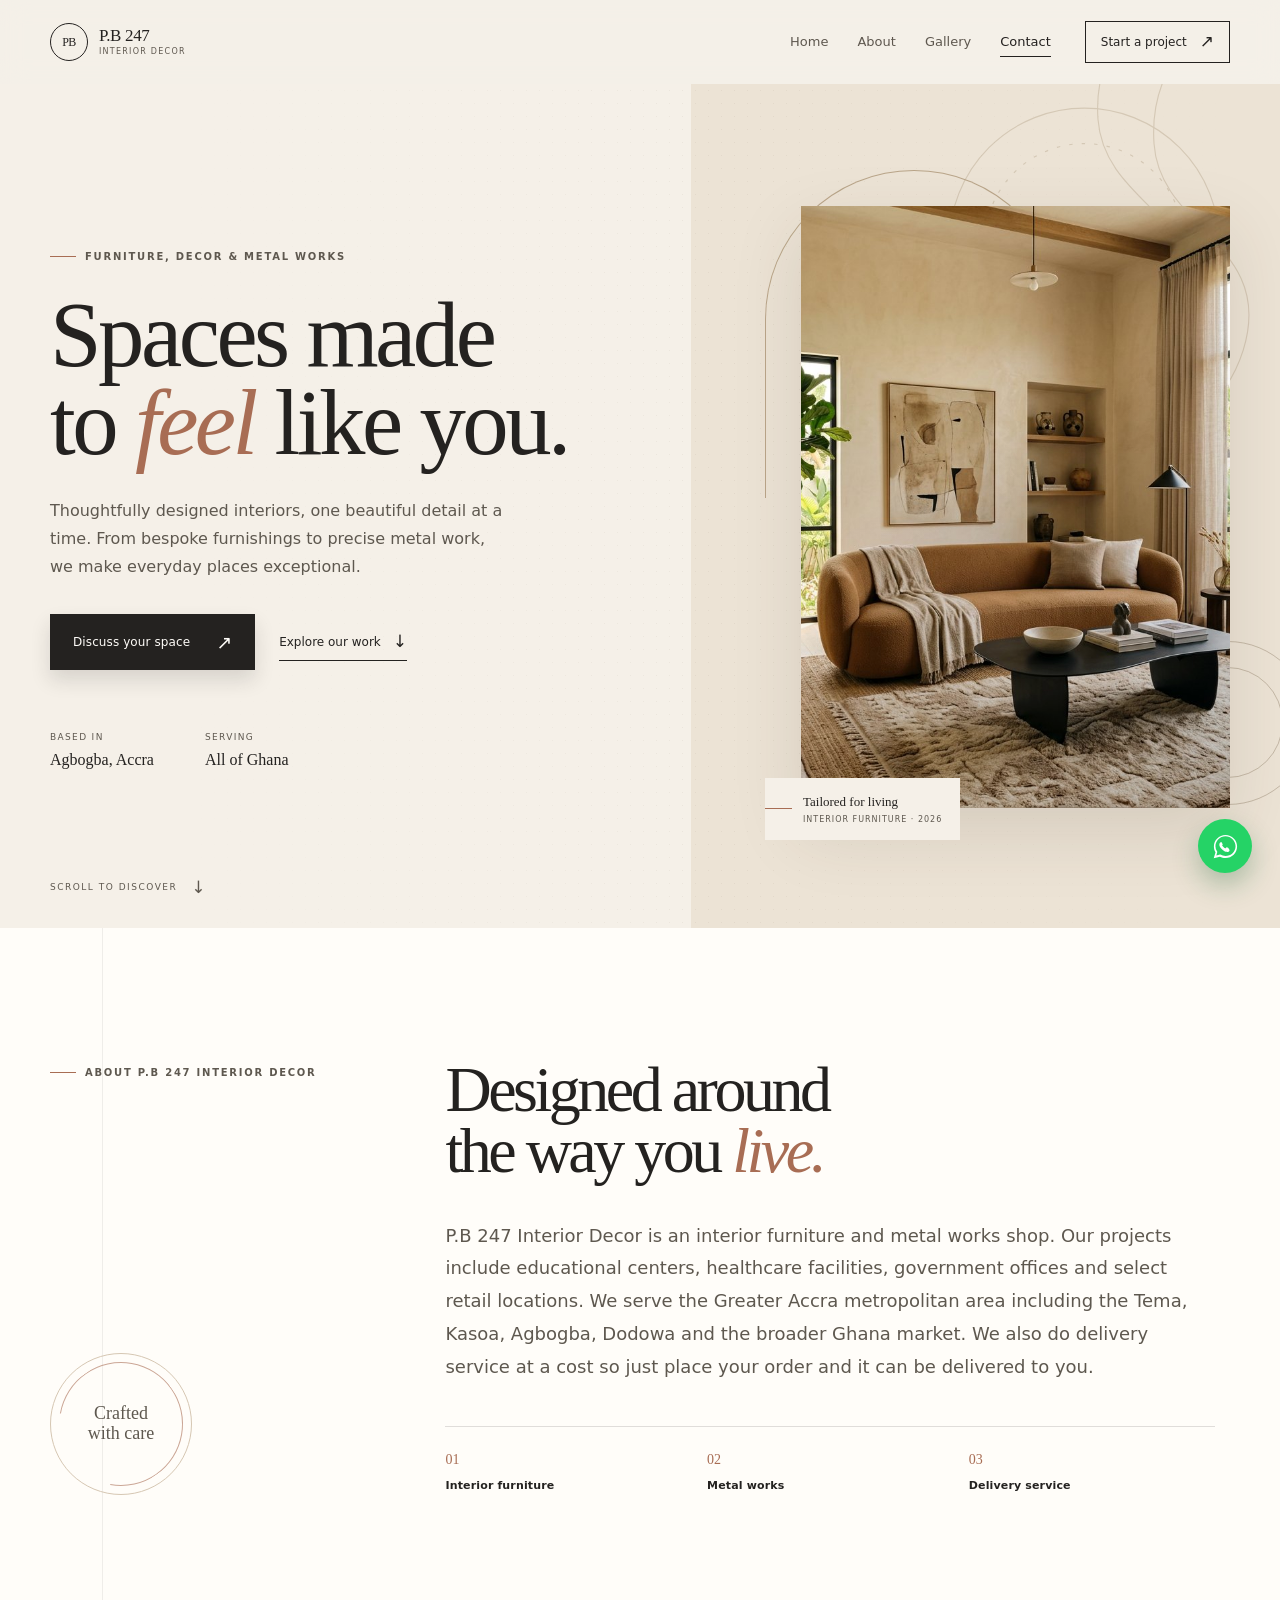
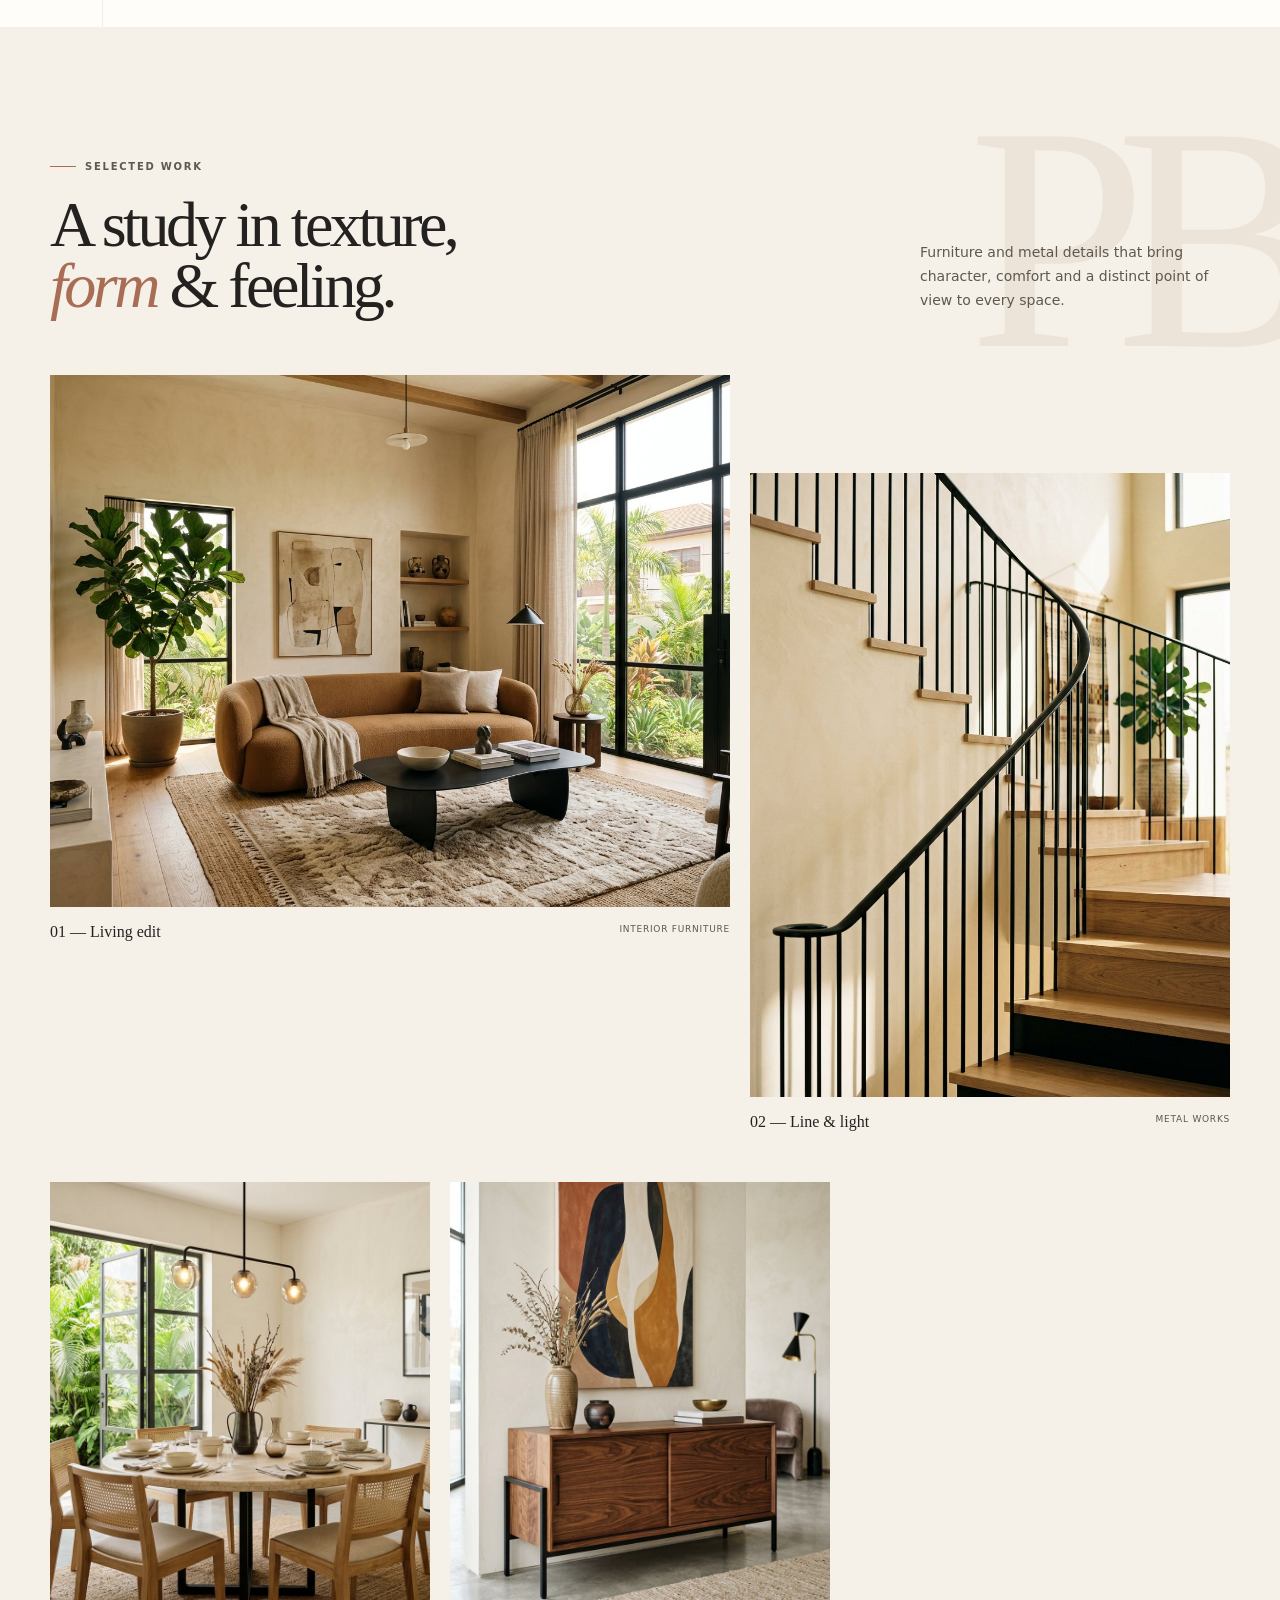
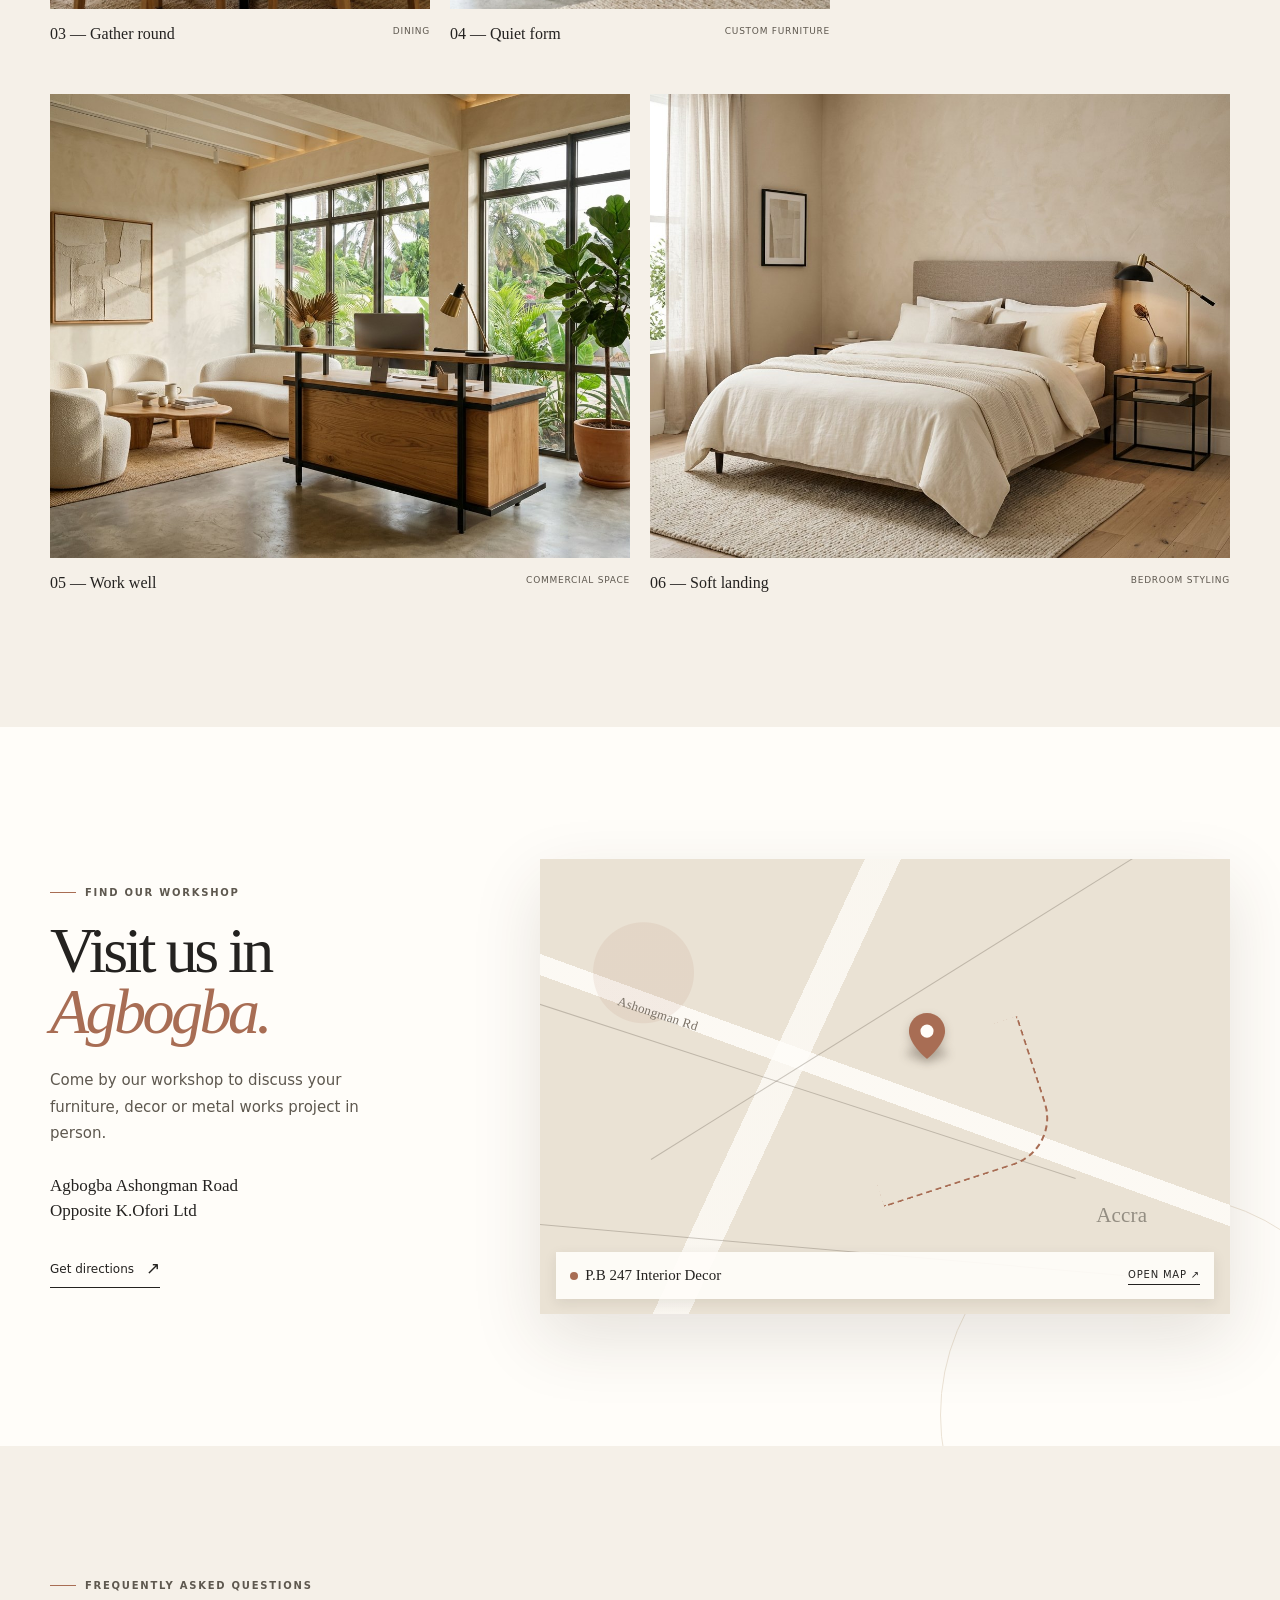
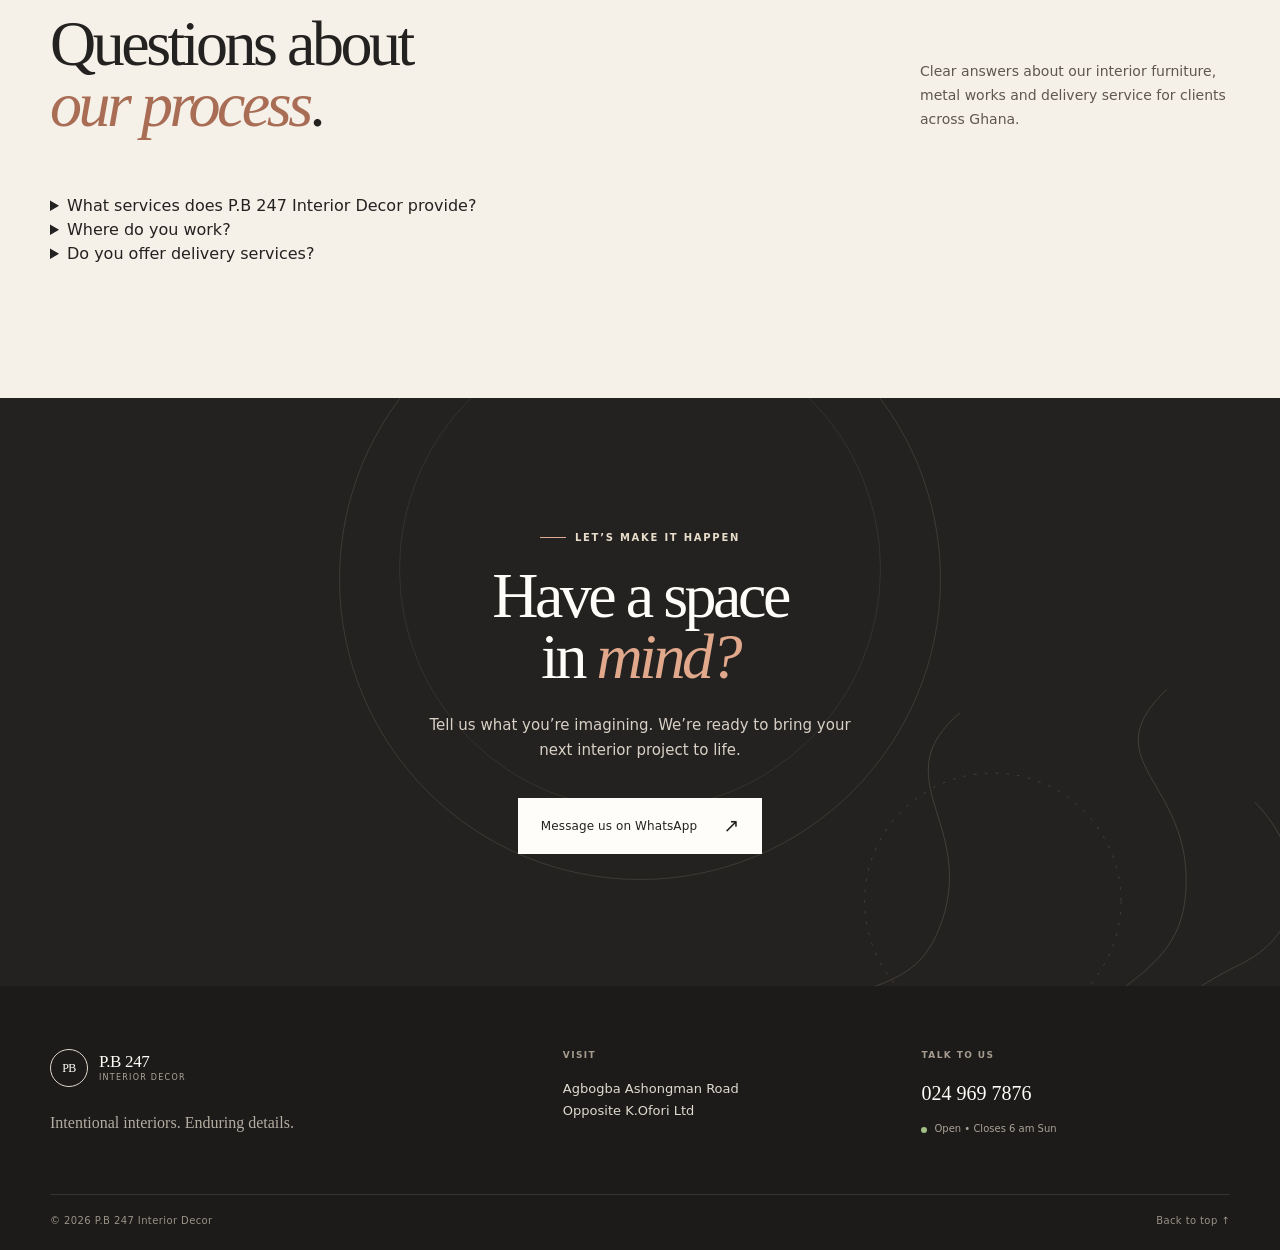
<file: index.html>
<!DOCTYPE html>
<html lang="en">
<head>
  <meta charset="UTF-8" />
  <meta name="viewport" content="width=device-width, initial-scale=1.0" />
  <meta name="description" content="P.B 247 Interior Decor offers bespoke interior furniture, metal works and delivery services across Greater Accra, Tema, Kasoa, Agbogba and the rest of Ghana." />
  <meta name="robots" content="index,follow,max-image-preview:large,max-snippet:-1,max-video-preview:-1" />
  <meta name="theme-color" content="#f5efe6" />
  <meta name="google-site-verification" content="google-site-verification-code" />
  <meta property="og:title" content="P.B 247 Interior Decor | Interior Furniture & Metal Works in Ghana" />
  <meta property="og:description" content="Premium interior furniture and metal works for schools, healthcare, government offices and retail spaces across Greater Accra." />
  <meta property="og:type" content="website" />
  <meta property="og:url" content="https://pb247interiordecor.com/" />
  <meta property="og:image" content="https://pb247interiordecor.com/assets/gallery-1.jpg" />
  <meta name="twitter:card" content="summary_large_image" />
  <meta name="twitter:title" content="P.B 247 Interior Decor | Interior Furniture & Metal Works" />
  <meta name="twitter:description" content="Bespoke interior furniture and metal works for homes, offices and commercial spaces in Greater Accra." />
  <meta name="twitter:image" content="https://pb247interiordecor.com/assets/gallery-1.jpg" />
  <link rel="canonical" href="https://pb247interiordecor.com/" />
  <link rel="stylesheet" href="style.css" />
  <title>P.B 247 Interior Decor | Interior Furniture & Metal Works in Ghana</title>
  <script async src="https://www.googletagmanager.com/gtag/js?id=G-XXXXXXXXXX"></script>
  <script>
    window.dataLayer = window.dataLayer || [];
    function gtag(){dataLayer.push(arguments);} 
    gtag('js', new Date());
    gtag('config', 'G-XXXXXXXXXX');
  </script>
  <script type="application/ld+json">
  {
    "@context": "https://schema.org",
    "@graph": [
      {
        "@type": "Organization",
        "name": "P.B 247 Interior Decor",
        "url": "https://pb247interiordecor.com/",
        "telephone": "+233249697876",
        "address": {
          "@type": "PostalAddress",
          "streetAddress": "Agbogba Ashongman Road, Opposite K.Ofori Ltd",
          "addressLocality": "Agbogba",
          "addressRegion": "Greater Accra",
          "addressCountry": "GH"
        },
        "sameAs": ["https://wa.me/233249697876"]
      },
      {
        "@type": "LocalBusiness",
        "name": "P.B 247 Interior Decor",
        "image": "https://pb247interiordecor.com/assets/gallery-1.jpg",
        "telephone": "+233249697876",
        "url": "https://pb247interiordecor.com/",
        "priceRange": "$",
        "address": {
          "@type": "PostalAddress",
          "streetAddress": "Agbogba Ashongman Road, Opposite K.Ofori Ltd",
          "addressLocality": "Agbogba",
          "addressRegion": "Greater Accra",
          "addressCountry": "GH"
        },
        "geo": {
          "@type": "GeoCoordinates",
          "latitude": "5.6908428",
          "longitude": "-0.2331369"
        },
        "description": "Interior furniture and metal works contractor serving government, education, healthcare and retail sectors across Greater Accra and Ghana.",
        "openingHoursSpecification": [{"@type":"OpeningHoursSpecification","dayOfWeek":"Sunday","opens":"00:00","closes":"06:00"}]
      },
      {
        "@type": "WebSite",
        "name": "P.B 247 Interior Decor",
        "url": "https://pb247interiordecor.com/",
        "potentialAction": {
          "@type": "SearchAction",
          "target": "https://pb247interiordecor.com/#gallery",
          "query-input": "required name=search_term_string"
        }
      },
      {
        "@type": "FAQPage",
        "mainEntity": [
          {
            "@type": "Question",
            "name": "What services does P.B 247 Interior Decor provide?",
            "acceptedAnswer": {"@type": "Answer", "text": "We design and build interior furniture, metal works and delivery services for educational, healthcare, government and commercial projects across Greater Accra and Ghana."}
          },
          {
            "@type": "Question",
            "name": "Where is P.B 247 Interior Decor located?",
            "acceptedAnswer": {"@type": "Answer", "text": "We are based on Agbogba Ashongman Road, opposite K.Ofori Ltd and serve Greater Accra, Tema, Kasoa, Agbogba, Dodowa and the wider Ghana market."}
          },
          {
            "@type": "Question",
            "name": "Can P.B 247 Interior Decor deliver orders?",
            "acceptedAnswer": {"@type": "Answer", "text": "Yes. Delivery is available at an additional cost, and we can arrange delivery to your preferred location after you place your order."}
          }
        ]
      }
    ]
  }
  </script>
  <style>
/* --------------------------------------------------
   P.B 247 INTERIOR DECOR — visual system
   -------------------------------------------------- */
:root {
  --ink: #242220;
  --ink-soft: #5e584f;
  --cream: #f5f0e8;
  --cream-deep: #ece3d5;
  --sand: #d6c7b3;
  --clay: #a86d54;
  --white: #fffdf9;
  --line: rgba(36, 34, 32, 0.14);
  --serif: Georgia, 'Times New Roman', Times, serif;
  --sans: Inter, ui-sans-serif, system-ui, -apple-system, BlinkMacSystemFont, 'Segoe UI', sans-serif;
  --ease: cubic-bezier(.2, .65, .3, 1);
  --shadow: 0 25px 65px rgba(63, 48, 33, .13);
}

* { box-sizing: border-box; }
html { scroll-behavior: smooth; scroll-padding-top: 86px; }
body {
  margin: 0;
  background: var(--cream);
  color: var(--ink);
  font-family: var(--sans);
  font-size: 16px;
  line-height: 1.5;
  overflow-x: hidden;
}
a { color: inherit; text-decoration: none; }
img { display: block; width: 100%; }
button { font: inherit; }
address { font-style: normal; }

::selection { background: var(--clay); color: var(--white); }
.container { width: min(1180px, calc(100% - 64px)); margin: 0 auto; }
.section-pad { padding: 132px 0; }
.skip-link { position: fixed; z-index: 999; top: -100px; left: 20px; padding: 10px 15px; background: var(--ink); color: var(--white); border-radius: 4px; }
.skip-link:focus { top: 16px; }

/* Navigation */
.site-header {
  position: sticky;
  top: 0;
  z-index: 50;
  background: rgba(245, 240, 232, .82);
  border-bottom: 1px solid transparent;
  backdrop-filter: blur(14px);
  -webkit-backdrop-filter: blur(14px);
  transition: background .3s var(--ease), border-color .3s var(--ease), box-shadow .3s var(--ease);
}
.site-header.is-scrolled { background: rgba(255, 253, 249, .94); border-color: var(--line); box-shadow: 0 7px 22px rgba(36,34,32,.035); }
.nav-wrap { min-height: 83px; display: flex; align-items: center; justify-content: space-between; gap: 30px; }
.brand { display: inline-flex; align-items: center; gap: 11px; width: fit-content; }
.brand-mark { width: 38px; aspect-ratio: 1; display: grid; place-items: center; border: 1px solid var(--ink); border-radius: 50%; font-family: var(--serif); font-size: 12px; letter-spacing: -.5px; }
.brand-copy { display: grid; line-height: 1.04; gap: 3px; }
.brand-copy strong { font-family: var(--serif); font-weight: 500; font-size: 17px; letter-spacing: -.35px; }
.brand-copy small { color: var(--ink-soft); font-size: 8px; text-transform: uppercase; letter-spacing: 1.25px; }
.main-nav { display: flex; align-items: center; gap: 29px; }
.nav-link { position: relative; padding: 8px 0; color: var(--ink-soft); font-size: 13px; transition: color .25s var(--ease); }
.nav-link::after { content: ''; position: absolute; bottom: 2px; left: 0; width: 0; height: 1px; background: var(--ink); transition: width .25s var(--ease); }
.nav-link:hover, .nav-link.active { color: var(--ink); }
.nav-link:hover::after, .nav-link.active::after { width: 100%; }
.nav-cta { margin-left: 5px; display: inline-flex; align-items: center; gap: 13px; padding: 11px 15px; border: 1px solid var(--ink); font-size: 12px; transition: background .25s var(--ease), color .25s var(--ease); }
.nav-cta span { font-size: 17px; line-height: .5; }
.nav-cta:hover { background: var(--ink); color: var(--white); }
.menu-toggle { display: none; background: transparent; color: var(--ink); border: 0; padding: 10px 3px; cursor: pointer; }
.menu-toggle span { display: block; width: 25px; height: 1px; background: currentColor; margin: 6px 0; transition: transform .3s var(--ease); }

/* Shared type and controls */
.eyebrow { display: flex; align-items: center; gap: 9px; margin: 0 0 21px; color: var(--ink-soft); font-size: 10px; text-transform: uppercase; letter-spacing: 1.75px; font-weight: 700; }
.eyebrow > span { width: 26px; height: 1px; background: var(--clay); }
h1, h2 { margin: 0; font-family: var(--serif); font-weight: 400; letter-spacing: -3.5px; line-height: .95; }
h1 { font-size: clamp(4rem, 7.25vw, 7rem); }
h2 { font-size: clamp(3rem, 5vw, 5.45rem); }
em { color: var(--clay); font-style: italic; }
.button { display: inline-flex; align-items: center; justify-content: center; gap: 26px; min-height: 56px; padding: 0 23px; font-size: 12px; letter-spacing: .1px; transition: transform .25s var(--ease), background .25s var(--ease), color .25s var(--ease), box-shadow .25s var(--ease); }
.button span { font-size: 19px; line-height: 1; }
.button:hover { transform: translateY(-3px); }
.button-dark { background: var(--ink); color: var(--white); box-shadow: 0 10px 20px rgba(36,34,32,.14); }
.button-dark:hover { background: var(--clay); box-shadow: 0 12px 25px rgba(168,109,84,.23); }
.text-link { display: inline-flex; align-items: center; gap: 12px; border-bottom: 1px solid var(--ink); padding: 5px 0; font-size: 12px; transition: color .25s var(--ease), border-color .25s var(--ease); }
.text-link span { font-size: 17px; }.text-link:hover { color: var(--clay); border-color: var(--clay); }

/* Hero */
.hero { position: relative; min-height: calc(100vh - 83px); display: flex; align-items: center; isolation: isolate; overflow: hidden; padding-top: 86px; padding-bottom: 88px; }
.hero::before { content: ''; position: absolute; z-index: -2; top: 0; right: 0; width: 46%; height: 100%; background: var(--cream-deep); }
.hero::after { content: ''; position: absolute; z-index: -1; inset: 0; opacity: .42; background-image: radial-gradient(rgba(95,76,50,.16) .75px, transparent .75px); background-size: 13px 13px; mask-image: linear-gradient(90deg, transparent 12%, black 57%, transparent 98%); }
.hero-pattern { position: absolute; z-index: -1; top: -177px; right: -138px; width: min(66vw, 800px); color: #beae96; opacity: .5; }
.hero-pattern svg { display: block; width: 100%; }
.hero-grid { display: grid; grid-template-columns: 1.04fr .96fr; align-items: center; gap: clamp(45px, 7vw, 105px); }
.hero-copy { padding: 16px 0 5px; }
.hero-copy .eyebrow { margin-bottom: 27px; }
.hero-text { max-width: 460px; margin: 30px 0 33px; color: var(--ink-soft); font-size: 16px; line-height: 1.75; }
.hero-actions { display: flex; align-items: center; flex-wrap: wrap; gap: 24px; }
.hero-details { display: flex; gap: 51px; margin: 61px 0 0; }
.hero-details div { display: grid; gap: 3px; }
.hero-details dt { color: var(--ink-soft); font-size: 9px; text-transform: uppercase; letter-spacing: 1.35px; }
.hero-details dd { margin: 0; font-family: var(--serif); font-size: 16px; }
.hero-visual { position: relative; width: min(100%, 465px); justify-self: end; padding: 36px 0 32px 36px; }
.hero-photo-frame { position: relative; overflow: hidden; height: clamp(440px, 55vw, 602px); box-shadow: var(--shadow); }
.hero-photo-frame::after { content: ''; position: absolute; inset: 0; background: linear-gradient(150deg, transparent 40%, rgba(34,25,15,.2)); mix-blend-mode: multiply; }
.hero-photo-frame img { width: 100%; height: 100%; object-fit: cover; object-position: center; }
.visual-arch { position: absolute; z-index: -1; top: 0; left: 0; width: 64%; height: 49%; border: 1px solid #b9a589; border-bottom: 0; border-radius: 500px 500px 0 0; }
.project-note { position: absolute; bottom: 0; left: 0; display: flex; align-items: center; gap: 11px; padding: 14px 18px 14px 0; background: var(--cream); }
.note-line { width: 27px; height: 1px; background: var(--clay); }
.project-note div { display: grid; gap: 3px; }.project-note strong { font-family: var(--serif); font-size: 13px; font-weight: 400; }.project-note small { color: var(--ink-soft); font-size: 8px; letter-spacing: 1px; text-transform: uppercase; }
.hero-orbit { position: absolute; z-index: -1; border: 1px solid rgba(105,83,57,.3); border-radius: 50%; }.orbit-one { right: -53px; bottom: 62px; width: 111px; height: 111px; }.orbit-two { right: -80px; bottom: 35px; width: 164px; height: 164px; }
.scroll-cue { position: absolute; left: max(32px, calc((100% - 1180px)/2)); bottom: 28px; display: flex; align-items: center; gap: 14px; color: var(--ink-soft); font-size: 9px; text-transform: uppercase; letter-spacing: 1.5px; }.scroll-cue i { font-size: 17px; font-style: normal; animation: arrow-bob 1.8s ease-in-out infinite; }
@keyframes arrow-bob { 0%,100% { transform: translateY(0); } 50% { transform: translateY(5px); } }

/* About */
.about { position: relative; background: var(--white); overflow: hidden; }
.about::before { content: ''; position: absolute; top: 0; left: 8%; width: 1px; height: 100%; background: rgba(36,34,32,.07); }
.about-grid { display: grid; grid-template-columns: .58fr 1.42fr; gap: 75px; }
.about-aside { display: flex; flex-direction: column; justify-content: space-between; min-height: 405px; }.about-aside .eyebrow { margin: 5px 0 0; }
.roundel { position: relative; display: grid; place-items: center; width: 142px; height: 142px; border: 1px solid var(--sand); border-radius: 50%; color: var(--ink-soft); text-align: center; font-family: var(--serif); font-size: 18px; line-height: 1.1; }.roundel::after { content: ''; position: absolute; inset: 8px; border: 1px solid rgba(168,109,84,.6); border-radius: 50%; border-left-color: transparent; transform: rotate(-35deg); }
.about-content h2 { margin-bottom: 38px; }.lead-copy { max-width: 770px; margin: 0; color: var(--ink-soft); font-size: 18px; line-height: 1.82; }.about-line { max-width: 770px; height: 1px; margin: 43px 0 22px; background: var(--line); }.service-list { max-width: 770px; display: grid; grid-template-columns: repeat(3, 1fr); gap: 15px; }.service-list span { color: var(--clay); font-family: var(--serif); font-size: 14px; }.service-list b { display: block; margin-top: 8px; color: var(--ink); font-family: var(--sans); font-size: 11px; font-weight: 600; letter-spacing: .15px; }

/* Gallery */
.gallery { position: relative; overflow: hidden; background: var(--cream); }.gallery-bg-mark { position: absolute; z-index: 0; top: 83px; right: -18px; color: rgba(204,188,166,.24); font-family: var(--serif); font-size: clamp(14rem, 25vw, 25rem); line-height: .8; letter-spacing: -31px; pointer-events: none; }.gallery .container { position: relative; z-index: 1; }.section-heading { display: flex; justify-content: space-between; align-items: end; gap: 40px; margin-bottom: 59px; }.section-heading .eyebrow { margin-bottom: 21px; }.section-heading p:last-child { max-width: 310px; margin: 0 0 4px; color: var(--ink-soft); font-size: 14px; line-height: 1.7; }
.gallery-grid { display: grid; grid-template-columns: repeat(12, 1fr); column-gap: 20px; row-gap: 48px; align-items: start; }.gallery-card { grid-column: span 4; margin: 0; }.gallery-card.card-large { grid-column: span 7; }.gallery-card.card-tall { grid-column: span 5; padding-top: 98px; }.gallery-card.card-medium { grid-column: span 4; }.gallery-card.card-wide { grid-column: span 6; }.gallery-card a { position: relative; display: block; overflow: hidden; background: var(--sand); }.card-large a { aspect-ratio: 1.28; }.card-tall a { aspect-ratio: .77; }.card-medium a { aspect-ratio: .89; }.card-wide a { aspect-ratio: 1.25; }.gallery-card img { height: 100%; object-fit: cover; transition: transform .8s cubic-bezier(.2,.7,.2,1), filter .5s var(--ease); }.gallery-card a::before { content: ''; position: absolute; z-index: 1; inset: 0; background: linear-gradient(0deg, rgba(28,21,13,.42), transparent 45%); opacity: 0; transition: opacity .4s var(--ease); }.gallery-overlay { position: absolute; z-index: 2; right: 16px; bottom: 15px; left: 16px; display: flex; align-items: center; justify-content: space-between; color: var(--white); opacity: 0; transform: translateY(9px); transition: opacity .35s var(--ease), transform .35s var(--ease); }.gallery-overlay span { font-size: 10px; font-weight: 700; text-transform: uppercase; letter-spacing: 1.3px; }.gallery-overlay i { display: grid; width: 31px; height: 31px; place-items: center; border: 1px solid rgba(255,255,255,.8); border-radius: 50%; font-style: normal; font-size: 16px; }.gallery-card a:hover img { transform: scale(1.06); filter: saturate(.9) contrast(1.02); }.gallery-card a:hover::before, .gallery-card a:hover .gallery-overlay { opacity: 1; }.gallery-card a:hover .gallery-overlay { transform: translateY(0); }.gallery-card figcaption { display: flex; align-items: start; justify-content: space-between; gap: 8px; padding-top: 13px; font-family: var(--serif); font-size: 16px; }.gallery-card figcaption small { padding-top: 3px; color: var(--ink-soft); font-family: var(--sans); font-size: 9px; text-align: right; text-transform: uppercase; letter-spacing: .75px; }

/* Location */
.location { position: relative; overflow: hidden; background: var(--white); }
.location::after { content: ''; position: absolute; right: -8%; bottom: -190px; width: 440px; height: 440px; border: 1px solid var(--cream-deep); border-radius: 50%; }
.location-grid { position: relative; z-index: 1; display: grid; grid-template-columns: .72fr 1.28fr; gap: clamp(50px, 8vw, 120px); align-items: center; }
.location-copy { padding: 20px 0; }.location-copy h2 { margin-bottom: 25px; }.location-copy > p:not(.eyebrow) { max-width: 365px; margin: 0 0 28px; color: var(--ink-soft); font-size: 15px; line-height: 1.75; }.location-copy address { margin: 0 0 28px; font-family: var(--serif); font-size: 17px; line-height: 1.45; }
.map-shell { position: relative; min-height: 455px; overflow: hidden; background: #e8e1d4; box-shadow: var(--shadow); }.map-shell iframe { position: absolute; z-index: 1; inset: 0; width: 100%; height: 100%; border: 0; filter: saturate(.62) sepia(.12) contrast(.94); }.map-fallback { position: absolute; inset: 0; overflow: hidden; background: #eae2d4; background-image: radial-gradient(circle at 15% 25%, rgba(168,109,84,.1) 0 50px, transparent 51px), linear-gradient(115deg, transparent 0 36%, rgba(255,253,249,.75) 36% 40%, transparent 40% 100%), linear-gradient(20deg, transparent 0 48%, rgba(255,253,249,.85) 48% 51%, transparent 51% 100%); }.street { position: absolute; display: block; height: 1px; background: rgba(100,91,78,.32); transform-origin: left center; }.street-one { top: 28%; left: -8%; width: 90%; transform: rotate(18deg); }.street-two { top: 66%; left: 16%; width: 96%; transform: rotate(-32deg); }.street-three { top: 79%; left: -10%; width: 95%; transform: rotate(5deg); }.map-route { position: absolute; top: 40%; left: 46%; width: 27%; height: 31%; border: 2px dashed #a86d54; border-top: 0; border-left: 0; border-radius: 0 0 50px 0; transform: rotate(-18deg); }.map-label { position: absolute; color: #797065; font-family: var(--serif); font-size: 13px; letter-spacing: .2px; }.map-label-one { top: 32%; left: 11%; transform: rotate(18deg); }.map-label-two { right: 12%; bottom: 18%; font-size: 21px; color: rgba(94,88,79,.62); }.map-pin { position: absolute; z-index: 2; top: 44%; left: 56%; display: grid; place-items: center; color: var(--clay); transform: translate(-50%, -100%); transition: transform .25s var(--ease); }.map-pin::after { content: ''; position: absolute; z-index: -1; width: 43px; height: 15px; border-radius: 50%; background: rgba(53,44,34,.2); filter: blur(4px); transform: translateY(18px); }.map-pin svg { width: 37px; height: 46px; filter: drop-shadow(0 4px 5px rgba(63,45,32,.24)); }.map-pin:hover { transform: translate(-50%, calc(-100% - 5px)); }.map-caption { position: absolute; z-index: 3; right: 16px; bottom: 15px; left: 16px; display: flex; justify-content: space-between; align-items: center; gap: 15px; padding: 12px 14px; background: rgba(255,253,249,.93); box-shadow: 0 4px 13px rgba(38,30,19,.09); }.map-caption span { display: flex; align-items: center; gap: 7px; font-family: var(--serif); font-size: 15px; }.map-caption i { display: inline-block; width: 8px; height: 8px; border-radius: 50%; background: var(--clay); }.map-caption a { border-bottom: 1px solid var(--ink); padding-bottom: 2px; font-size: 10px; text-transform: uppercase; letter-spacing: .8px; }

/* Contact */
.contact { position: relative; z-index: 1; overflow: hidden; background: var(--ink); color: var(--white); text-align: center; }.contact::before { content: ''; position: absolute; z-index: -1; top: -120px; left: 50%; width: 600px; height: 600px; border: 1px solid rgba(240,223,196,.12); border-radius: 50%; transform: translateX(-50%); }.contact::after { content: ''; position: absolute; z-index: -1; top: -70px; left: 50%; width: 480px; height: 480px; border: 1px solid rgba(240,223,196,.08); border-radius: 50%; transform: translateX(-50%); }.contact-art { position: absolute; z-index: -1; bottom: -155px; right: -100px; width: 55%; color: rgba(240,223,196,.17); }.contact-art svg { display: block; width: 100%; }.contact-inner { display: flex; flex-direction: column; align-items: center; }.eyebrow-light { color: #e8ddcb; }.eyebrow-light > span { background: #dcae91; }.contact h2 { margin-bottom: 25px; color: var(--white); }.contact h2 em { color: #e1a88b; }.contact p:not(.eyebrow) { max-width: 440px; margin: 0 0 34px; color: #d8d0c5; font-size: 15px; line-height: 1.7; }.button-light { background: var(--white); color: var(--ink); }.button-light:hover { background: #e8c1a8; }

/* Footer */
.site-footer { background: #1c1b19; color: var(--white); }.footer-grid { display: grid; grid-template-columns: 1.5fr 1fr 1fr; gap: 50px; padding-top: 63px; padding-bottom: 56px; }.brand-footer .brand-mark { border-color: #ded7cb; }.brand-footer .brand-copy small { color: #aea79a; }.footer-brand > p { margin: 24px 0 0; color: #b4ada3; font-family: var(--serif); font-size: 16px; }.footer-column { display: flex; flex-direction: column; align-items: flex-start; gap: 9px; }.footer-label { margin-bottom: 7px; color: #a59c8f; font-size: 9px; font-weight: 700; text-transform: uppercase; letter-spacing: 1.4px; }.footer-column p { margin: 0; color: #e0dad0; font-size: 13px; line-height: 1.65; }.footer-column > a { font-family: var(--serif); font-size: 20px; transition: color .2s var(--ease); }.footer-column > a:hover { color: #e1a88b; }.hours { display: flex; align-items: center; gap: 7px; margin-top: 4px !important; color: #aaa297 !important; font-size: 10px !important; }.hours i { width: 6px; height: 6px; border-radius: 50%; background: #a2bf86; }.footer-bottom { display: flex; justify-content: space-between; padding: 18px 0 22px; border-top: 1px solid rgba(255,255,255,.11); color: #999287; font-size: 10px; letter-spacing: .4px; }.footer-bottom a { transition: color .2s var(--ease); }.footer-bottom a:hover { color: var(--white); }

/* WhatsApp */
.whatsapp-float { position: fixed; z-index: 45; right: 28px; bottom: 27px; display: grid; place-items: center; width: 54px; height: 54px; border-radius: 50%; background: #25D366; color: white; box-shadow: 0 12px 27px rgba(20,96,48,.29); transition: transform .25s var(--ease), box-shadow .25s var(--ease); }.whatsapp-float svg { width: 29px; height: 29px; }.whatsapp-float:hover { transform: translateY(-4px) scale(1.04); box-shadow: 0 17px 30px rgba(20,96,48,.36); }.whatsapp-tooltip { position: absolute; right: 64px; padding: 7px 10px; background: var(--ink); color: var(--white); font-size: 10px; white-space: nowrap; opacity: 0; transform: translateX(5px); pointer-events: none; transition: .25s var(--ease); }.whatsapp-float:hover .whatsapp-tooltip, .whatsapp-float:focus .whatsapp-tooltip { opacity: 1; transform: translateX(0); }

/* Motion */
.reveal { opacity: 0; transform: translateY(22px); transition: opacity .8s var(--ease), transform .8s var(--ease); }.reveal.reveal-delay { transition-delay: .13s; }.reveal.is-visible { opacity: 1; transform: translateY(0); }

@media (max-width: 800px) {
  .container { width: min(100% - 42px, 620px); }.section-pad { padding: 90px 0; }
  .nav-wrap { min-height: 70px; }.main-nav { position: absolute; top: calc(100% + 1px); right: 0; left: 0; display: grid; gap: 0; padding: 12px 21px 22px; background: var(--white); border-bottom: 1px solid var(--line); box-shadow: 0 18px 25px rgba(30,24,18,.07); opacity: 0; visibility: hidden; transform: translateY(-8px); transition: .25s var(--ease); }.main-nav.is-open { opacity: 1; visibility: visible; transform: translateY(0); }.nav-link { padding: 13px 0; border-bottom: 1px solid var(--line); }.nav-link::after { display: none; }.nav-cta { width: fit-content; margin: 17px 0 0; }.menu-toggle { display: block; }.menu-toggle.is-open span:first-child { transform: translateY(3.5px) rotate(45deg); }.menu-toggle.is-open span:last-child { transform: translateY(-3.5px) rotate(-45deg); }
  .hero { min-height: auto; padding-top: 68px; padding-bottom: 98px; }.hero::before { width: 100%; height: 45%; top: auto; bottom: 0; }.hero-grid { grid-template-columns: 1fr; gap: 52px; }.hero-copy { padding: 0; }.hero-visual { justify-self: center; width: min(100%, 460px); }.hero-photo-frame { height: min(104vw, 545px); }.scroll-cue { display: none; }
  .about-grid { grid-template-columns: 1fr; gap: 40px; }.about-aside { min-height: auto; }.roundel { display: none; }.about-content h2 { margin-bottom: 28px; }.lead-copy { font-size: 16px; }.service-list { gap: 10px; }
  .location-copy > p:not(.eyebrow) { font-size: 14px; }.map-shell { min-height: 335px; }.map-caption { right: 10px; bottom: 10px; left: 10px; padding: 10px; }.map-caption a { font-size: 9px; }
  .section-heading { display: grid; gap: 24px; margin-bottom: 42px; }.section-heading p:last-child { max-width: 420px; }.gallery-grid { row-gap: 35px; column-gap: 13px; }.gallery-card.card-large { grid-column: span 12; }.gallery-card.card-tall { grid-column: span 6; padding-top: 0; }.gallery-card.card-medium { grid-column: span 6; }.gallery-card.card-wide { grid-column: span 6; }.gallery-card figcaption { font-size: 14px; }.gallery-card figcaption small { display: none; }
  .location-grid { grid-template-columns: 1fr; gap: 28px; }.location-copy { padding: 0; }.map-shell { min-height: 410px; }
  .footer-grid { grid-template-columns: 1fr 1fr; gap: 38px 25px; padding-top: 48px; }.footer-brand { grid-column: 1/-1; }.footer-brand > p { margin-top: 16px; }
}

@media (max-width: 480px) {
  .container { width: calc(100% - 34px); }.section-pad { padding: 72px 0; } h1, h2 { letter-spacing: -2.3px; } h1 { font-size: clamp(3.45rem, 16vw, 4.5rem); }.hero-text { margin: 24px 0 28px; font-size: 15px; }.hero-actions { align-items: flex-start; flex-direction: column; gap: 17px; }.hero-details { gap: 29px; margin-top: 46px; }.hero-visual { padding: 23px 0 24px 23px; }.project-note { padding: 11px 12px 11px 0; }.project-note strong { font-size: 12px; }.visual-arch { width: 65%; }.orbit-two { display: none; }.about-grid { gap: 31px; }.service-list { grid-template-columns: 1fr; gap: 15px; }.service-list b { display: inline; margin: 0 0 0 9px; }.about-line { margin: 34px 0 18px; }.gallery-bg-mark { top: 50px; }.gallery-grid { grid-template-columns: 1fr; gap: 33px; }.gallery-card.card-large, .gallery-card.card-tall, .gallery-card.card-medium, .gallery-card.card-wide { grid-column: auto; }.card-large a, .card-wide a { aspect-ratio: 1.12; }.card-tall a, .card-medium a { aspect-ratio: 1.03; }.gallery-overlay { display: none; }.contact { text-align: left; }.contact-inner { align-items: flex-start; }.contact::before, .contact::after { left: 85%; }.footer-grid { grid-template-columns: 1fr; gap: 29px; }.footer-brand { grid-column: auto; }.footer-bottom { padding-bottom: 82px; }.whatsapp-float { right: 18px; bottom: 18px; width: 51px; height: 51px; }.whatsapp-tooltip { display: none; }
}

@media (prefers-reduced-motion: reduce) {
  html { scroll-behavior: auto; }.reveal { opacity: 1; transform: none; transition: none; } *, *::before, *::after { animation-duration: .01ms !important; animation-iteration-count: 1 !important; transition-duration: .01ms !important; }
}

</style>
</head>
<body>
  <a class="skip-link" href="#main-content">Skip to content</a>

  <header class="site-header" id="top">
    <div class="container nav-wrap">
      <a class="brand" href="#top" aria-label="P.B 247 Interior Decor home">
        <span class="brand-mark" aria-hidden="true">PB</span>
        <span class="brand-copy">
          <strong>P.B 247</strong>
          <small>Interior Decor</small>
        </span>
      </a>

      <button class="menu-toggle" type="button" aria-label="Open navigation" aria-controls="main-nav" aria-expanded="false">
        <span></span><span></span>
      </button>

      <nav class="main-nav" id="main-nav" aria-label="Primary navigation">
        <a class="nav-link active" href="#top">Home</a>
        <a class="nav-link" href="#about">About</a>
        <a class="nav-link" href="#gallery">Gallery</a>
        <a class="nav-link" href="#contact">Contact</a>
        <a class="nav-cta" href="https://wa.me/233249697876" target="_blank" rel="noopener">Start a project <span aria-hidden="true">↗</span></a>
      </nav>
    </div>
  </header>

  <main id="main-content">

    <section class="hero section-pad" aria-labelledby="hero-title">
      <div class="hero-pattern" aria-hidden="true">
        <svg viewBox="0 0 700 700" fill="none" xmlns="http://www.w3.org/2000/svg">
          <path d="M592 70C485 43 414 105 420 186c6 81 117 88 89 200-29 111-165 77-201 161-32 75 32 130 113 136" stroke="currentColor" stroke-width="1"/>
          <path d="M627 113C518 69 464 132 469 207c5 76 107 88 78 181-30 96-144 84-176 156" stroke="currentColor" stroke-width="1"/>
          <circle cx="408" cy="294" r="118" stroke="currentColor" stroke-width="1"/>
          <circle cx="408" cy="294" r="87" stroke="currentColor" stroke-width="1" stroke-dasharray="3 8"/>
        </svg>
      </div>
      <div class="container hero-grid">
        <div class="hero-copy reveal">
          <p class="eyebrow"><span></span> Furniture, decor &amp; metal works</p>
          <h1 id="hero-title">Spaces made<br />to <em>feel</em> like you.</h1>
          <p class="hero-text">Thoughtfully designed interiors, one beautiful detail at a time. From bespoke furnishings to precise metal work, we make everyday places exceptional.</p>
          <div class="hero-actions">
            <a class="button button-dark" href="https://wa.me/233249697876" target="_blank" rel="noopener">
              Discuss your space <span aria-hidden="true">↗</span>
            </a>
            <a class="text-link" href="#gallery">Explore our work <span aria-hidden="true">↓</span></a>
          </div>
          <dl class="hero-details" aria-label="P.B 247 Interior Decor highlights">
            <div>
              <dt>Based in</dt>
              <dd>Agbogba, Accra</dd>
            </div>
            <div>
              <dt>Serving</dt>
              <dd>All of Ghana</dd>
            </div>
          </dl>
        </div>

        <div class="hero-visual reveal reveal-delay" aria-label="Featured P.B 247 Interior Decor project">
          <div class="hero-photo-frame">
            <img src="assets/gallery-1.jpg" alt="Featured P.B 247 Interior Decor showroom with custom furniture and metal finishes" loading="eager" decoding="async">
          </div>
          <div class="visual-arch" aria-hidden="true"></div>
          <div class="project-note">
            <span class="note-line" aria-hidden="true"></span>
            <div><strong>Tailored for living</strong><small>Interior furniture · 2026</small></div>
          </div>
          <div class="hero-orbit orbit-one" aria-hidden="true"></div>
          <div class="hero-orbit orbit-two" aria-hidden="true"></div>
        </div>
      </div>
      <a class="scroll-cue" href="#about" aria-label="Scroll to about section"><span>Scroll to discover</span><i aria-hidden="true">↓</i></a>
    </section>

    <section class="about section-pad" id="about" aria-labelledby="about-title">
      <div class="container about-grid">
        <div class="about-aside reveal">
          <p class="eyebrow"><span></span> About P.B 247 Interior Decor</p>
          <div class="roundel" aria-hidden="true"><span>Crafted<br />with care</span></div>
        </div>
        <div class="about-content reveal reveal-delay">
          <h2 id="about-title">Designed around<br />the way you <em>live.</em></h2>
          <p class="lead-copy">P.B 247 Interior Decor is an interior furniture and metal works shop. Our projects include educational centers, healthcare facilities, government offices and select retail locations. We serve the Greater Accra metropolitan area including the Tema, Kasoa, Agbogba, Dodowa and the broader Ghana market. We also do delivery service at a cost so just place your order and it can be delivered to you.</p>
          <div class="about-line"></div>
          <div class="service-list" aria-label="Services">
            <span>01 <b>Interior furniture</b></span>
            <span>02 <b>Metal works</b></span>
            <span>03 <b>Delivery service</b></span>
          </div>
        </div>
      </div>
    </section>

    <section class="gallery section-pad" id="gallery" aria-labelledby="gallery-title">
      <div class="gallery-bg-mark" aria-hidden="true">PB</div>
      <div class="container">
        <div class="section-heading reveal">
          <div>
            <p class="eyebrow"><span></span> Selected work</p>
            <h2 id="gallery-title">A study in texture,<br /><em>form</em> &amp; feeling.</h2>
          </div>
          <p>Furniture and metal details that bring character, comfort and a distinct point of view to every space.</p>
        </div>

        <div class="gallery-grid">
          <figure class="gallery-card card-large reveal">
            <a href="assets/gallery-1.jpg" target="_blank" aria-label="View Living edit project image">
              <img src="assets/gallery-1.jpg" alt="Living room interior furniture installation with warm wood and fabric textures" loading="lazy" decoding="async">
              <span class="gallery-overlay"><span>View project</span><i aria-hidden="true">↗</i></span>
            </a>
            <figcaption><span>01 — Living edit</span><small>Interior furniture</small></figcaption>
          </figure>
          <figure class="gallery-card card-tall reveal reveal-delay">
            <a href="assets/gallery-2.jpg" target="_blank" aria-label="View Line and light project image">
              <img src="assets/gallery-2.jpg" alt="Metalwork installation featuring sculptural lines and light in a modern interior" loading="lazy" decoding="async">
              <span class="gallery-overlay"><span>View project</span><i aria-hidden="true">↗</i></span>
            </a>
            <figcaption><span>02 — Line &amp; light</span><small>Metal works</small></figcaption>
          </figure>
          <figure class="gallery-card card-medium reveal">
            <a href="assets/gallery-3.jpg" target="_blank" aria-label="View Gather round project image">
              <img src="assets/gallery-3.jpg" alt="Dining area with fitted furniture, warm tones and layered detail" loading="lazy" decoding="async">
              <span class="gallery-overlay"><span>View project</span><i aria-hidden="true">↗</i></span>
            </a>
            <figcaption><span>03 — Gather round</span><small>Dining</small></figcaption>
          </figure>
          <figure class="gallery-card card-medium reveal reveal-delay">
            <a href="assets/gallery-4.jpg" target="_blank" aria-label="View Quiet form project image">
              <img src="assets/gallery-4.jpg" alt="Custom furniture piece designed for a contemporary commercial space" loading="lazy" decoding="async">
              <span class="gallery-overlay"><span>View project</span><i aria-hidden="true">↗</i></span>
            </a>
            <figcaption><span>04 — Quiet form</span><small>Custom furniture</small></figcaption>
          </figure>
          <figure class="gallery-card card-wide reveal">
            <a href="assets/gallery-5.jpg" target="_blank" aria-label="View Work well project image">
              <img src="assets/gallery-5.jpg" alt="Bedroom styling with relaxed upholstery and understated detail" loading="lazy" decoding="async">
              <span class="gallery-overlay"><span>View project</span><i aria-hidden="true">↗</i></span>
            </a>
            <figcaption><span>05 — Work well</span><small>Commercial space</small></figcaption>
          </figure>
          <figure class="gallery-card card-wide reveal reveal-delay">
            <a href="assets/gallery-6.jpg" target="_blank" aria-label="View Soft landing project image">
              <img src="assets/gallery-6.jpg" alt="Tranquil bedroom with cream linens and metal bedside light" />
              <span class="gallery-overlay"><span>View project</span><i aria-hidden="true">↗</i></span>
            </a>
            <figcaption><span>06 — Soft landing</span><small>Bedroom styling</small></figcaption>
          </figure>
        </div>
      </div>
    </section>

    <section class="location section-pad" id="location" aria-labelledby="location-title">
      <div class="container location-grid">
        <div class="location-copy reveal">
          <p class="eyebrow"><span></span> Find our workshop</p>
          <h2 id="location-title">Visit us in<br /><em>Agbogba.</em></h2>
          <p>Come by our workshop to discuss your furniture, decor or metal works project in person.</p>
          <address>Agbogba Ashongman Road<br />Opposite K.Ofori Ltd</address>
          <a class="text-link" href="https://www.google.com/maps/dir/?api=1&amp;destination=5.6908428%2C-0.2331369" target="_blank" rel="noopener">Get directions <span aria-hidden="true">↗</span></a>
        </div>
        <div class="map-shell reveal reveal-delay">
          <div class="map-fallback" aria-hidden="true">
            <span class="street street-one"></span><span class="street street-two"></span><span class="street street-three"></span>
            <span class="map-route"></span>
            <span class="map-label map-label-one">Ashongman Rd</span><span class="map-label map-label-two">Accra</span>
          </div>
          <iframe
            title="Map showing P.B 247 Interior Decor on Agbogba Ashongman Road"
            src="https://www.openstreetmap.org/export/embed.html?bbox=-0.2431369%2C5.6858428%2C-0.2231369%2C5.6958428&amp;layer=mapnik&amp;marker=5.6908428%2C-0.2331369"
            loading="lazy"
            referrerpolicy="no-referrer-when-downgrade">
          </iframe>
          <a class="map-pin" href="https://www.google.com/maps/dir/?api=1&amp;destination=5.6908428%2C-0.2331369" target="_blank" rel="noopener" aria-label="Get directions to P.B 247 Interior Decor">
            <svg viewBox="0 0 28 35" aria-hidden="true"><path d="M14 0C6.4 0 .25 6.15.25 13.75.25 24.06 14 35 14 35s13.75-10.94 13.75-21.25C27.75 6.15 21.6 0 14 0Z" fill="currentColor"/><circle cx="14" cy="13.75" r="5" fill="#fffdf9"/></svg>
          </a>
          <div class="map-caption"><span><i aria-hidden="true"></i> P.B 247 Interior Decor</span><a href="https://www.google.com/maps/dir/?api=1&amp;destination=5.6908428%2C-0.2331369" target="_blank" rel="noopener">Open map ↗</a></div>
        </div>
      </div>
    </section>

    <section class="faq section-pad" id="faq" aria-labelledby="faq-title">
      <div class="container">
        <div class="section-heading reveal">
          <div>
            <p class="eyebrow"><span></span> Frequently asked questions</p>
            <h2 id="faq-title">Questions about<br /><em>our process</em>.</h2>
          </div>
          <p>Clear answers about our interior furniture, metal works and delivery service for clients across Ghana.</p>
        </div>
        <div class="faq-list">
          <details class="faq-item reveal">
            <summary>What services does P.B 247 Interior Decor provide?</summary>
            <p>We create bespoke interior furniture, metal works and fitted decorative pieces for schools, healthcare, government offices and retail spaces, all tailored to the client’s brief.</p>
          </details>
          <details class="faq-item reveal reveal-delay">
            <summary>Where do you work?</summary>
            <p>We serve the Greater Accra metropolitan area including Tema, Kasoa, Agbogba, Dodowa and the broader Ghana market.</p>
          </details>
          <details class="faq-item reveal">
            <summary>Do you offer delivery services?</summary>
            <p>Yes. We provide delivery service at a cost, so once your order is placed we can arrange delivery to your preferred destination.</p>
          </details>
        </div>
      </div>
    </section>

    <section class="contact section-pad" id="contact" aria-labelledby="contact-title">
      <div class="contact-art" aria-hidden="true">
        <svg viewBox="0 0 780 520" fill="none" xmlns="http://www.w3.org/2000/svg"><path d="M108 454C172 312 259 383 295 275C331 167 229 117 315 45M403 499c20-162 155-135 162-257 7-122-106-142-21-223M504 497c-8-93 50-138 121-173 86-42 65-132 16-180" stroke="currentColor" stroke-width="1"/><circle cx="351" cy="254" r="142" stroke="currentColor" stroke-width="1" stroke-dasharray="3 9"/></svg>
      </div>
      <div class="container contact-inner reveal">
        <p class="eyebrow eyebrow-light"><span></span> Let’s make it happen</p>
        <h2 id="contact-title">Have a space<br />in <em>mind?</em></h2>
        <p>Tell us what you’re imagining. We’re ready to bring your next interior project to life.</p>
        <a class="button button-light" href="https://wa.me/233249697876" target="_blank" rel="noopener">Message us on WhatsApp <span aria-hidden="true">↗</span></a>
      </div>
    </section>
  </main>

  <footer class="site-footer">
    <div class="container footer-grid">
      <div class="footer-brand">
        <a class="brand brand-footer" href="#top" aria-label="Back to top">
          <span class="brand-mark" aria-hidden="true">PB</span>
          <span class="brand-copy"><strong>P.B 247</strong><small>Interior Decor</small></span>
        </a>
        <p>Intentional interiors. Enduring details.</p>
      </div>
      <address class="footer-column">
        <span class="footer-label">Visit</span>
        <p>Agbogba Ashongman Road<br />Opposite K.Ofori Ltd</p>
      </address>
      <div class="footer-column">
        <span class="footer-label">Talk to us</span>
        <a href="tel:+233249697876">024 969 7876</a>
        <p class="hours"><i aria-hidden="true"></i> Open &bull; Closes 6 am Sun</p>
      </div>
    </div>
    <div class="container footer-bottom">
      <span>© <span id="current-year"></span> P.B 247 Interior Decor</span>
      <a href="#top">Back to top <span aria-hidden="true">↑</span></a>
    </div>
  </footer>

  <a class="whatsapp-float" href="https://wa.me/233249697876" target="_blank" rel="noopener" aria-label="Chat with P.B 247 Interior Decor on WhatsApp">
    <span class="whatsapp-tooltip">Chat with us</span>
    <svg viewBox="0 0 32 32" aria-hidden="true" focusable="false"><path fill="currentColor" d="M19.1 17.7c-.2-.1-1.4-.7-1.6-.8-.2-.1-.4-.1-.6.1-.2.2-.6.8-.8.9-.1.2-.3.2-.5.1-1.4-.7-2.4-1.6-3.3-3-.1-.2 0-.3.1-.5l.4-.5c.1-.2.1-.3 0-.5-.1-.1-.6-1.4-.8-1.9-.2-.5-.4-.4-.6-.4h-.5c-.2 0-.5.1-.7.3-.2.2-1 1-1 2.5s1 2.9 1.2 3.1c.1.2 2 3.1 4.9 4.3.7.3 1.2.4 1.6.5.7.2 1.3.1 1.8.1.5-.1 1.4-.6 1.6-1.1.2-.6.2-1.1.2-1.2-.1-.1-.2-.2-.4-.3Z"/><path fill="currentColor" d="M16 3.2C8.9 3.2 3.2 8.9 3.2 16c0 2.3.6 4.5 1.8 6.4L3 29l6.8-1.8c1.8 1 4 1.6 6.2 1.6 7.1 0 12.8-5.7 12.8-12.8S23.1 3.2 16 3.2Zm0 23.3c-2.1 0-4-.6-5.7-1.6l-.4-.2-4 1.1 1.1-3.9-.3-.4a10.4 10.4 0 0 1-1.8-5.8C4.9 9.6 9.9 4.6 16 4.6s11.1 5 11.1 11.1-5 10.8-11.1 10.8Z"/></svg>
  </a>

  <script src="script.js"></script>
</body>
</html>
</file>
<file: style.css>
/* --------------------------------------------------
   P.B 247 INTERIOR DECOR — visual system
   -------------------------------------------------- */
:root {
  --ink: #242220;
  --ink-soft: #5e584f;
  --cream: #f5f0e8;
  --cream-deep: #ece3d5;
  --sand: #d6c7b3;
  --clay: #a86d54;
  --white: #fffdf9;
  --line: rgba(36, 34, 32, 0.14);
  --serif: Georgia, 'Times New Roman', Times, serif;
  --sans: Inter, ui-sans-serif, system-ui, -apple-system, BlinkMacSystemFont, 'Segoe UI', sans-serif;
  --ease: cubic-bezier(.2, .65, .3, 1);
  --shadow: 0 25px 65px rgba(63, 48, 33, .13);
}

* { box-sizing: border-box; }
html { scroll-behavior: smooth; scroll-padding-top: 86px; }
body {
  margin: 0;
  background: var(--cream);
  color: var(--ink);
  font-family: var(--sans);
  font-size: 16px;
  line-height: 1.5;
  overflow-x: hidden;
}
a { color: inherit; text-decoration: none; }
img { display: block; width: 100%; }
button { font: inherit; }
address { font-style: normal; }

::selection { background: var(--clay); color: var(--white); }
.container { width: min(1180px, calc(100% - 64px)); margin: 0 auto; }
.section-pad { padding: 132px 0; }
.skip-link { position: fixed; z-index: 999; top: -100px; left: 20px; padding: 10px 15px; background: var(--ink); color: var(--white); border-radius: 4px; }
.skip-link:focus { top: 16px; }

/* Navigation */
.site-header {
  position: sticky;
  top: 0;
  z-index: 50;
  background: rgba(245, 240, 232, .82);
  border-bottom: 1px solid transparent;
  backdrop-filter: blur(14px);
  -webkit-backdrop-filter: blur(14px);
  transition: background .3s var(--ease), border-color .3s var(--ease), box-shadow .3s var(--ease);
}
.site-header.is-scrolled { background: rgba(255, 253, 249, .94); border-color: var(--line); box-shadow: 0 7px 22px rgba(36,34,32,.035); }
.nav-wrap { min-height: 83px; display: flex; align-items: center; justify-content: space-between; gap: 30px; }
.brand { display: inline-flex; align-items: center; gap: 11px; width: fit-content; }
.brand-mark { width: 38px; aspect-ratio: 1; display: grid; place-items: center; border: 1px solid var(--ink); border-radius: 50%; font-family: var(--serif); font-size: 12px; letter-spacing: -.5px; }
.brand-copy { display: grid; line-height: 1.04; gap: 3px; }
.brand-copy strong { font-family: var(--serif); font-weight: 500; font-size: 17px; letter-spacing: -.35px; }
.brand-copy small { color: var(--ink-soft); font-size: 8px; text-transform: uppercase; letter-spacing: 1.25px; }
.main-nav { display: flex; align-items: center; gap: 29px; }
.nav-link { position: relative; padding: 8px 0; color: var(--ink-soft); font-size: 13px; transition: color .25s var(--ease); }
.nav-link::after { content: ''; position: absolute; bottom: 2px; left: 0; width: 0; height: 1px; background: var(--ink); transition: width .25s var(--ease); }
.nav-link:hover, .nav-link.active { color: var(--ink); }
.nav-link:hover::after, .nav-link.active::after { width: 100%; }
.nav-cta { margin-left: 5px; display: inline-flex; align-items: center; gap: 13px; padding: 11px 15px; border: 1px solid var(--ink); font-size: 12px; transition: background .25s var(--ease), color .25s var(--ease); }
.nav-cta span { font-size: 17px; line-height: .5; }
.nav-cta:hover { background: var(--ink); color: var(--white); }
.menu-toggle { display: none; background: transparent; color: var(--ink); border: 0; padding: 10px 3px; cursor: pointer; }
.menu-toggle span { display: block; width: 25px; height: 1px; background: currentColor; margin: 6px 0; transition: transform .3s var(--ease); }

/* Shared type and controls */
.eyebrow { display: flex; align-items: center; gap: 9px; margin: 0 0 21px; color: var(--ink-soft); font-size: 10px; text-transform: uppercase; letter-spacing: 1.75px; font-weight: 700; }
.eyebrow > span { width: 26px; height: 1px; background: var(--clay); }
h1, h2 { margin: 0; font-family: var(--serif); font-weight: 400; letter-spacing: -3.5px; line-height: .95; }
h1 { font-size: clamp(4rem, 7.25vw, 7rem); }
h2 { font-size: clamp(3rem, 5vw, 5.45rem); }
em { color: var(--clay); font-style: italic; }
.button { display: inline-flex; align-items: center; justify-content: center; gap: 26px; min-height: 56px; padding: 0 23px; font-size: 12px; letter-spacing: .1px; transition: transform .25s var(--ease), background .25s var(--ease), color .25s var(--ease), box-shadow .25s var(--ease); }
.button span { font-size: 19px; line-height: 1; }
.button:hover { transform: translateY(-3px); }
.button-dark { background: var(--ink); color: var(--white); box-shadow: 0 10px 20px rgba(36,34,32,.14); }
.button-dark:hover { background: var(--clay); box-shadow: 0 12px 25px rgba(168,109,84,.23); }
.text-link { display: inline-flex; align-items: center; gap: 12px; border-bottom: 1px solid var(--ink); padding: 5px 0; font-size: 12px; transition: color .25s var(--ease), border-color .25s var(--ease); }
.text-link span { font-size: 17px; }.text-link:hover { color: var(--clay); border-color: var(--clay); }

/* Hero */
.hero { position: relative; min-height: calc(100vh - 83px); display: flex; align-items: center; isolation: isolate; overflow: hidden; padding-top: 86px; padding-bottom: 88px; }
.hero::before { content: ''; position: absolute; z-index: -2; top: 0; right: 0; width: 46%; height: 100%; background: var(--cream-deep); }
.hero::after { content: ''; position: absolute; z-index: -1; inset: 0; opacity: .42; background-image: radial-gradient(rgba(95,76,50,.16) .75px, transparent .75px); background-size: 13px 13px; mask-image: linear-gradient(90deg, transparent 12%, black 57%, transparent 98%); }
.hero-pattern { position: absolute; z-index: -1; top: -177px; right: -138px; width: min(66vw, 800px); color: #beae96; opacity: .5; }
.hero-pattern svg { display: block; width: 100%; }
.hero-grid { display: grid; grid-template-columns: 1.04fr .96fr; align-items: center; gap: clamp(45px, 7vw, 105px); }
.hero-copy { padding: 16px 0 5px; }
.hero-copy .eyebrow { margin-bottom: 27px; }
.hero-text { max-width: 460px; margin: 30px 0 33px; color: var(--ink-soft); font-size: 16px; line-height: 1.75; }
.hero-actions { display: flex; align-items: center; flex-wrap: wrap; gap: 24px; }
.hero-details { display: flex; gap: 51px; margin: 61px 0 0; }
.hero-details div { display: grid; gap: 3px; }
.hero-details dt { color: var(--ink-soft); font-size: 9px; text-transform: uppercase; letter-spacing: 1.35px; }
.hero-details dd { margin: 0; font-family: var(--serif); font-size: 16px; }
.hero-visual { position: relative; width: min(100%, 465px); justify-self: end; padding: 36px 0 32px 36px; }
.hero-photo-frame { position: relative; overflow: hidden; height: clamp(440px, 55vw, 602px); box-shadow: var(--shadow); }
.hero-photo-frame::after { content: ''; position: absolute; inset: 0; background: linear-gradient(150deg, transparent 40%, rgba(34,25,15,.2)); mix-blend-mode: multiply; }
.hero-photo-frame img { width: 100%; height: 100%; object-fit: cover; object-position: center; }
.visual-arch { position: absolute; z-index: -1; top: 0; left: 0; width: 64%; height: 49%; border: 1px solid #b9a589; border-bottom: 0; border-radius: 500px 500px 0 0; }
.project-note { position: absolute; bottom: 0; left: 0; display: flex; align-items: center; gap: 11px; padding: 14px 18px 14px 0; background: var(--cream); }
.note-line { width: 27px; height: 1px; background: var(--clay); }
.project-note div { display: grid; gap: 3px; }.project-note strong { font-family: var(--serif); font-size: 13px; font-weight: 400; }.project-note small { color: var(--ink-soft); font-size: 8px; letter-spacing: 1px; text-transform: uppercase; }
.hero-orbit { position: absolute; z-index: -1; border: 1px solid rgba(105,83,57,.3); border-radius: 50%; }.orbit-one { right: -53px; bottom: 62px; width: 111px; height: 111px; }.orbit-two { right: -80px; bottom: 35px; width: 164px; height: 164px; }
.scroll-cue { position: absolute; left: max(32px, calc((100% - 1180px)/2)); bottom: 28px; display: flex; align-items: center; gap: 14px; color: var(--ink-soft); font-size: 9px; text-transform: uppercase; letter-spacing: 1.5px; }.scroll-cue i { font-size: 17px; font-style: normal; animation: arrow-bob 1.8s ease-in-out infinite; }
@keyframes arrow-bob { 0%,100% { transform: translateY(0); } 50% { transform: translateY(5px); } }

/* About */
.about { position: relative; background: var(--white); overflow: hidden; }
.about::before { content: ''; position: absolute; top: 0; left: 8%; width: 1px; height: 100%; background: rgba(36,34,32,.07); }
.about-grid { display: grid; grid-template-columns: .58fr 1.42fr; gap: 75px; }
.about-aside { display: flex; flex-direction: column; justify-content: space-between; min-height: 405px; }.about-aside .eyebrow { margin: 5px 0 0; }
.roundel { position: relative; display: grid; place-items: center; width: 142px; height: 142px; border: 1px solid var(--sand); border-radius: 50%; color: var(--ink-soft); text-align: center; font-family: var(--serif); font-size: 18px; line-height: 1.1; }.roundel::after { content: ''; position: absolute; inset: 8px; border: 1px solid rgba(168,109,84,.6); border-radius: 50%; border-left-color: transparent; transform: rotate(-35deg); }
.about-content h2 { margin-bottom: 38px; }.lead-copy { max-width: 770px; margin: 0; color: var(--ink-soft); font-size: 18px; line-height: 1.82; }.about-line { max-width: 770px; height: 1px; margin: 43px 0 22px; background: var(--line); }.service-list { max-width: 770px; display: grid; grid-template-columns: repeat(3, 1fr); gap: 15px; }.service-list span { color: var(--clay); font-family: var(--serif); font-size: 14px; }.service-list b { display: block; margin-top: 8px; color: var(--ink); font-family: var(--sans); font-size: 11px; font-weight: 600; letter-spacing: .15px; }

/* Gallery */
.gallery { position: relative; overflow: hidden; background: var(--cream); }.gallery-bg-mark { position: absolute; z-index: 0; top: 83px; right: -18px; color: rgba(204,188,166,.24); font-family: var(--serif); font-size: clamp(14rem, 25vw, 25rem); line-height: .8; letter-spacing: -31px; pointer-events: none; }.gallery .container { position: relative; z-index: 1; }.section-heading { display: flex; justify-content: space-between; align-items: end; gap: 40px; margin-bottom: 59px; }.section-heading .eyebrow { margin-bottom: 21px; }.section-heading p:last-child { max-width: 310px; margin: 0 0 4px; color: var(--ink-soft); font-size: 14px; line-height: 1.7; }
.gallery-grid { display: grid; grid-template-columns: repeat(12, 1fr); column-gap: 20px; row-gap: 48px; align-items: start; }.gallery-card { grid-column: span 4; margin: 0; }.gallery-card.card-large { grid-column: span 7; }.gallery-card.card-tall { grid-column: span 5; padding-top: 98px; }.gallery-card.card-medium { grid-column: span 4; }.gallery-card.card-wide { grid-column: span 6; }.gallery-card a { position: relative; display: block; overflow: hidden; background: var(--sand); }.card-large a { aspect-ratio: 1.28; }.card-tall a { aspect-ratio: .77; }.card-medium a { aspect-ratio: .89; }.card-wide a { aspect-ratio: 1.25; }.gallery-card img { height: 100%; object-fit: cover; transition: transform .8s cubic-bezier(.2,.7,.2,1), filter .5s var(--ease); }.gallery-card a::before { content: ''; position: absolute; z-index: 1; inset: 0; background: linear-gradient(0deg, rgba(28,21,13,.42), transparent 45%); opacity: 0; transition: opacity .4s var(--ease); }.gallery-overlay { position: absolute; z-index: 2; right: 16px; bottom: 15px; left: 16px; display: flex; align-items: center; justify-content: space-between; color: var(--white); opacity: 0; transform: translateY(9px); transition: opacity .35s var(--ease), transform .35s var(--ease); }.gallery-overlay span { font-size: 10px; font-weight: 700; text-transform: uppercase; letter-spacing: 1.3px; }.gallery-overlay i { display: grid; width: 31px; height: 31px; place-items: center; border: 1px solid rgba(255,255,255,.8); border-radius: 50%; font-style: normal; font-size: 16px; }.gallery-card a:hover img { transform: scale(1.06); filter: saturate(.9) contrast(1.02); }.gallery-card a:hover::before, .gallery-card a:hover .gallery-overlay { opacity: 1; }.gallery-card a:hover .gallery-overlay { transform: translateY(0); }.gallery-card figcaption { display: flex; align-items: start; justify-content: space-between; gap: 8px; padding-top: 13px; font-family: var(--serif); font-size: 16px; }.gallery-card figcaption small { padding-top: 3px; color: var(--ink-soft); font-family: var(--sans); font-size: 9px; text-align: right; text-transform: uppercase; letter-spacing: .75px; }

/* Contact */
.contact { position: relative; z-index: 1; overflow: hidden; background: var(--ink); color: var(--white); text-align: center; }.contact::before { content: ''; position: absolute; z-index: -1; top: -120px; left: 50%; width: 600px; height: 600px; border: 1px solid rgba(240,223,196,.12); border-radius: 50%; transform: translateX(-50%); }.contact::after { content: ''; position: absolute; z-index: -1; top: -70px; left: 50%; width: 480px; height: 480px; border: 1px solid rgba(240,223,196,.08); border-radius: 50%; transform: translateX(-50%); }.contact-art { position: absolute; z-index: -1; bottom: -155px; right: -100px; width: 55%; color: rgba(240,223,196,.17); }.contact-art svg { display: block; width: 100%; }.contact-inner { display: flex; flex-direction: column; align-items: center; }.eyebrow-light { color: #e8ddcb; }.eyebrow-light > span { background: #dcae91; }.contact h2 { margin-bottom: 25px; color: var(--white); }.contact h2 em { color: #e1a88b; }.contact p:not(.eyebrow) { max-width: 440px; margin: 0 0 34px; color: #d8d0c5; font-size: 15px; line-height: 1.7; }.button-light { background: var(--white); color: var(--ink); }.button-light:hover { background: #e8c1a8; }

/* Footer */
.site-footer { background: #1c1b19; color: var(--white); }.footer-grid { display: grid; grid-template-columns: 1.5fr 1fr 1fr; gap: 50px; padding-top: 63px; padding-bottom: 56px; }.brand-footer .brand-mark { border-color: #ded7cb; }.brand-footer .brand-copy small { color: #aea79a; }.footer-brand > p { margin: 24px 0 0; color: #b4ada3; font-family: var(--serif); font-size: 16px; }.footer-column { display: flex; flex-direction: column; align-items: flex-start; gap: 9px; }.footer-label { margin-bottom: 7px; color: #a59c8f; font-size: 9px; font-weight: 700; text-transform: uppercase; letter-spacing: 1.4px; }.footer-column p { margin: 0; color: #e0dad0; font-size: 13px; line-height: 1.65; }.footer-column > a { font-family: var(--serif); font-size: 20px; transition: color .2s var(--ease); }.footer-column > a:hover { color: #e1a88b; }.hours { display: flex; align-items: center; gap: 7px; margin-top: 4px !important; color: #aaa297 !important; font-size: 10px !important; }.hours i { width: 6px; height: 6px; border-radius: 50%; background: #a2bf86; }.footer-bottom { display: flex; justify-content: space-between; padding: 18px 0 22px; border-top: 1px solid rgba(255,255,255,.11); color: #999287; font-size: 10px; letter-spacing: .4px; }.footer-bottom a { transition: color .2s var(--ease); }.footer-bottom a:hover { color: var(--white); }

/* WhatsApp */
.whatsapp-float { position: fixed; z-index: 45; right: 28px; bottom: 27px; display: grid; place-items: center; width: 54px; height: 54px; border-radius: 50%; background: #25D366; color: white; box-shadow: 0 12px 27px rgba(20,96,48,.29); transition: transform .25s var(--ease), box-shadow .25s var(--ease); }.whatsapp-float svg { width: 29px; height: 29px; }.whatsapp-float:hover { transform: translateY(-4px) scale(1.04); box-shadow: 0 17px 30px rgba(20,96,48,.36); }.whatsapp-tooltip { position: absolute; right: 64px; padding: 7px 10px; background: var(--ink); color: var(--white); font-size: 10px; white-space: nowrap; opacity: 0; transform: translateX(5px); pointer-events: none; transition: .25s var(--ease); }.whatsapp-float:hover .whatsapp-tooltip, .whatsapp-float:focus .whatsapp-tooltip { opacity: 1; transform: translateX(0); }

/* Motion */
.reveal { opacity: 0; transform: translateY(22px); transition: opacity .8s var(--ease), transform .8s var(--ease); }.reveal.reveal-delay { transition-delay: .13s; }.reveal.is-visible { opacity: 1; transform: translateY(0); }

@media (max-width: 800px) {
  .container { width: min(100% - 42px, 620px); }.section-pad { padding: 90px 0; }
  .nav-wrap { min-height: 70px; }.main-nav { position: absolute; top: calc(100% + 1px); right: 0; left: 0; display: grid; gap: 0; padding: 12px 21px 22px; background: var(--white); border-bottom: 1px solid var(--line); box-shadow: 0 18px 25px rgba(30,24,18,.07); opacity: 0; visibility: hidden; transform: translateY(-8px); transition: .25s var(--ease); }.main-nav.is-open { opacity: 1; visibility: visible; transform: translateY(0); }.nav-link { padding: 13px 0; border-bottom: 1px solid var(--line); }.nav-link::after { display: none; }.nav-cta { width: fit-content; margin: 17px 0 0; }.menu-toggle { display: block; }.menu-toggle.is-open span:first-child { transform: translateY(3.5px) rotate(45deg); }.menu-toggle.is-open span:last-child { transform: translateY(-3.5px) rotate(-45deg); }
  .hero { min-height: auto; padding-top: 68px; padding-bottom: 98px; }.hero::before { width: 100%; height: 45%; top: auto; bottom: 0; }.hero-grid { grid-template-columns: 1fr; gap: 52px; }.hero-copy { padding: 0; }.hero-visual { justify-self: center; width: min(100%, 460px); }.hero-photo-frame { height: min(104vw, 545px); }.scroll-cue { display: none; }
  .about-grid { grid-template-columns: 1fr; gap: 40px; }.about-aside { min-height: auto; }.roundel { display: none; }.about-content h2 { margin-bottom: 28px; }.lead-copy { font-size: 16px; }.service-list { gap: 10px; }
  .section-heading { display: grid; gap: 24px; margin-bottom: 42px; }.section-heading p:last-child { max-width: 420px; }.gallery-grid { row-gap: 35px; column-gap: 13px; }.gallery-card.card-large { grid-column: span 12; }.gallery-card.card-tall { grid-column: span 6; padding-top: 0; }.gallery-card.card-medium { grid-column: span 6; }.gallery-card.card-wide { grid-column: span 6; }.gallery-card figcaption { font-size: 14px; }.gallery-card figcaption small { display: none; }
  .footer-grid { grid-template-columns: 1fr 1fr; gap: 38px 25px; padding-top: 48px; }.footer-brand { grid-column: 1/-1; }.footer-brand > p { margin-top: 16px; }
}

@media (max-width: 480px) {
  .container { width: calc(100% - 34px); }.section-pad { padding: 72px 0; } h1, h2 { letter-spacing: -2.3px; } h1 { font-size: clamp(3.45rem, 16vw, 4.5rem); }.hero-text { margin: 24px 0 28px; font-size: 15px; }.hero-actions { align-items: flex-start; flex-direction: column; gap: 17px; }.hero-details { gap: 29px; margin-top: 46px; }.hero-visual { padding: 23px 0 24px 23px; }.project-note { padding: 11px 12px 11px 0; }.project-note strong { font-size: 12px; }.visual-arch { width: 65%; }.orbit-two { display: none; }.about-grid { gap: 31px; }.service-list { grid-template-columns: 1fr; gap: 15px; }.service-list b { display: inline; margin: 0 0 0 9px; }.about-line { margin: 34px 0 18px; }.gallery-bg-mark { top: 50px; }.gallery-grid { grid-template-columns: 1fr; gap: 33px; }.gallery-card.card-large, .gallery-card.card-tall, .gallery-card.card-medium, .gallery-card.card-wide { grid-column: auto; }.card-large a, .card-wide a { aspect-ratio: 1.12; }.card-tall a, .card-medium a { aspect-ratio: 1.03; }.gallery-overlay { display: none; }.contact { text-align: left; }.contact-inner { align-items: flex-start; }.contact::before, .contact::after { left: 85%; }.footer-grid { grid-template-columns: 1fr; gap: 29px; }.footer-brand { grid-column: auto; }.footer-bottom { padding-bottom: 82px; }.whatsapp-float { right: 18px; bottom: 18px; width: 51px; height: 51px; }.whatsapp-tooltip { display: none; }
}

@media (prefers-reduced-motion: reduce) {
  html { scroll-behavior: auto; }.reveal { opacity: 1; transform: none; transition: none; } *, *::before, *::after { animation-duration: .01ms !important; animation-iteration-count: 1 !important; transition-duration: .01ms !important; }
}
</file>
